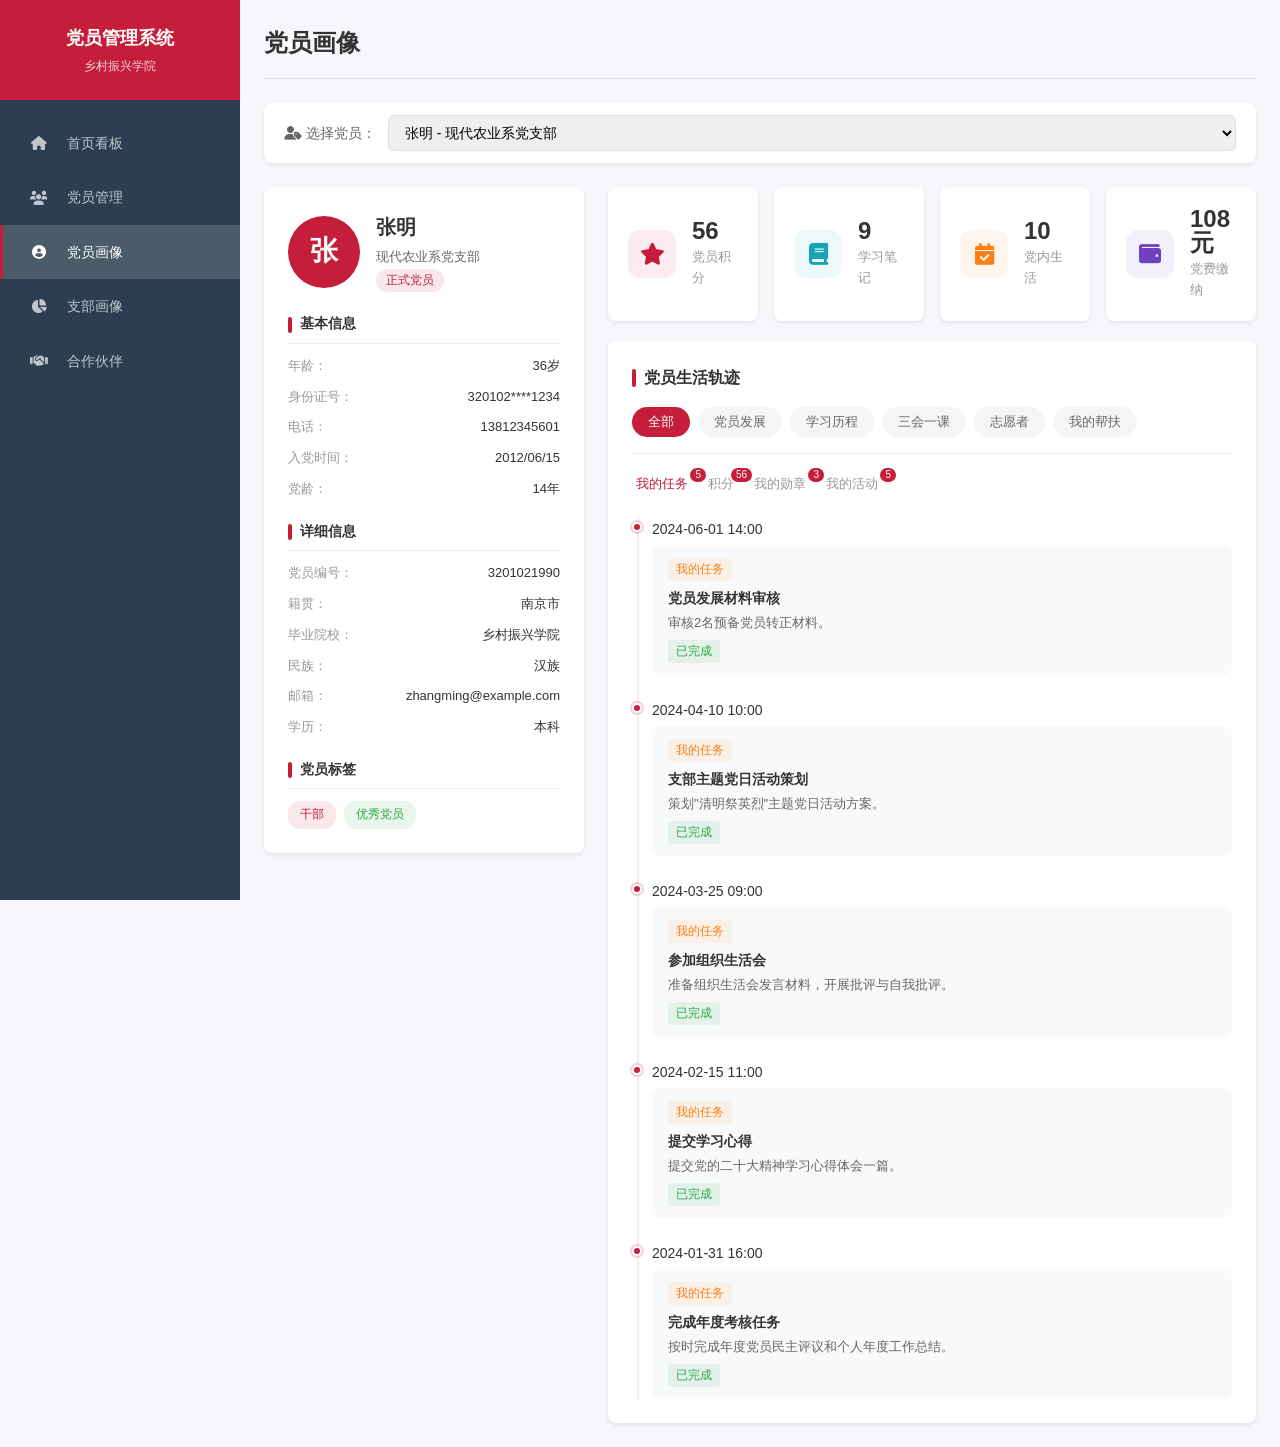
<file: portrait.html>
<!DOCTYPE html>
<html lang="zh-CN">
<head>
  <meta charset="UTF-8">
  <meta name="viewport" content="width=device-width, initial-scale=1.0">
  <title>党员画像 - 党员管理系统</title>
  <link rel="stylesheet" href="css/style.css">
  <link rel="stylesheet" href="https://cdnjs.cloudflare.com/ajax/libs/font-awesome/6.4.0/css/all.min.css">
  <style>
    /* ===== 党员画像专用样式 ===== */
    .portrait-layout {
      display: grid;
      grid-template-columns: 320px 1fr;
      gap: 24px;
    }

    /* 左侧信息卡 */
    .member-info-card {
      background: #fff;
      border-radius: 8px;
      box-shadow: var(--shadow-sm);
      padding: 24px;
      height: fit-content;
      position: sticky;
      top: 24px;
    }

    .member-header {
      display: flex;
      align-items: center;
      gap: 16px;
      margin-bottom: 20px;
    }

    .member-avatar {
      width: 72px;
      height: 72px;
      border-radius: 50%;
      background: #c41e3a;
      display: flex;
      align-items: center;
      justify-content: center;
      color: white;
      font-size: 28px;
      font-weight: 600;
      flex-shrink: 0;
    }

    .member-header-info h3 {
      font-size: 20px;
      font-weight: 600;
      margin-bottom: 4px;
    }

    .member-header-info p {
      font-size: 13px;
      color: var(--text-secondary);
    }

    .member-status-tag {
      display: inline-block;
      padding: 2px 10px;
      border-radius: 12px;
      font-size: 12px;
      background: rgba(196, 30, 58, 0.1);
      color: #c41e3a;
      font-weight: 500;
    }

    .member-status-tag.normal {
      background: rgba(40, 167, 69, 0.1);
      color: #28a745;
    }

    .section-title {
      font-size: 14px;
      font-weight: 600;
      color: #333;
      margin-bottom: 12px;
      padding-bottom: 8px;
      border-bottom: 1px solid #eee;
    }

    .section-title::before {
      content: '';
      display: inline-block;
      width: 4px;
      height: 16px;
      background: #c41e3a;
      border-radius: 2px;
      margin-right: 8px;
      vertical-align: middle;
    }

    .info-grid {
      display: grid;
      grid-template-columns: 1fr;
      gap: 10px;
      margin-bottom: 20px;
    }

    .info-item {
      display: flex;
      justify-content: space-between;
      align-items: center;
      font-size: 13px;
    }

    .info-item .label {
      color: #999;
      flex-shrink: 0;
    }

    .info-item .value {
      color: #333;
      font-weight: 500;
      word-break: break-all;
    }

    .tags-section {
      display: flex;
      flex-wrap: wrap;
      gap: 8px;
    }

    .tag-pill {
      padding: 4px 12px;
      border-radius: 12px;
      font-size: 12px;
      font-weight: 500;
      display: inline-block;
    }

    .tag-pill.red { background: rgba(196, 30, 58, 0.1); color: #c41e3a; }
    .tag-pill.green { background: rgba(40, 167, 69, 0.1); color: #28a745; }
    .tag-pill.blue { background: rgba(23, 162, 184, 0.1); color: #17a2b8; }
    .tag-pill.yellow { background: rgba(255, 193, 7, 0.1); color: #e6a700; }
    .tag-pill.purple { background: rgba(111, 66, 193, 0.1); color: #6f42c1; }
    .tag-pill.orange { background: rgba(253, 126, 20, 0.1); color: #fd7e14; }

    .add-tag-btn {
      padding: 4px 10px;
      border-radius: 12px;
      font-size: 12px;
      border: 1px dashed #ccc;
      background: transparent;
      color: #999;
      cursor: pointer;
    }

    /* 右侧内容 */
    .portrait-right {
      display: flex;
      flex-direction: column;
      gap: 20px;
    }

    /* 统计卡片行 */
    .stats-row {
      display: grid;
      grid-template-columns: repeat(4, 1fr);
      gap: 16px;
    }

    .stat-mini {
      background: #fff;
      border-radius: 8px;
      box-shadow: var(--shadow-sm);
      padding: 20px;
      display: flex;
      align-items: center;
      gap: 16px;
    }

    .stat-mini-icon {
      width: 48px;
      height: 48px;
      border-radius: 12px;
      display: flex;
      align-items: center;
      justify-content: center;
      font-size: 22px;
      flex-shrink: 0;
    }

    .stat-mini-icon.red { background: rgba(196, 30, 58, 0.08); color: #c41e3a; }
    .stat-mini-icon.blue { background: rgba(23, 162, 184, 0.08); color: #17a2b8; }
    .stat-mini-icon.orange { background: rgba(253, 126, 20, 0.08); color: #fd7e14; }
    .stat-mini-icon.purple { background: rgba(111, 66, 193, 0.08); color: #6f42c1; }

    .stat-mini-info h4 {
      font-size: 24px;
      font-weight: 700;
      color: #333;
      line-height: 1;
    }

    .stat-mini-info p {
      font-size: 13px;
      color: #999;
      margin-top: 4px;
    }

    /* 轨迹区域 */
    .timeline-section {
      background: #fff;
      border-radius: 8px;
      box-shadow: var(--shadow-sm);
      padding: 24px;
    }

    .timeline-section-title {
      font-size: 16px;
      font-weight: 600;
      color: #333;
      margin-bottom: 16px;
      display: flex;
      align-items: center;
      gap: 8px;
    }

    .timeline-section-title::before {
      content: '';
      display: inline-block;
      width: 4px;
      height: 18px;
      background: #c41e3a;
      border-radius: 2px;
    }

    /* 分类筛选 */
    .timeline-filters {
      display: flex;
      gap: 12px;
      margin-bottom: 20px;
      padding-bottom: 16px;
      border-bottom: 1px solid #eee;
    }

    .timeline-filter-group {
      display: flex;
      gap: 8px;
    }

    .timeline-filter-btn {
      padding: 6px 16px;
      border-radius: 16px;
      font-size: 13px;
      border: none;
      background: #f5f5f5;
      color: #666;
      cursor: pointer;
      transition: all 0.2s;
      font-weight: 500;
    }

    .timeline-filter-btn:hover {
      background: #e8e8e8;
    }

    .timeline-filter-btn.active {
      background: #c41e3a;
      color: white;
    }

    /* 子筛选 */
    .timeline-sub-filters {
      display: flex;
      gap: 20px;
      margin-bottom: 20px;
      padding-left: 4px;
    }

    .timeline-sub-filter {
      font-size: 13px;
      color: #999;
      cursor: pointer;
      position: relative;
      padding-bottom: 4px;
    }

    .timeline-sub-filter.active {
      color: #c41e3a;
      font-weight: 500;
    }

    .timeline-sub-filter .badge {
      position: absolute;
      top: -6px;
      right: -18px;
      background: #c41e3a;
      color: white;
      font-size: 10px;
      padding: 0 5px;
      border-radius: 8px;
      line-height: 14px;
    }

    /* 时间线 */
    .portrait-timeline {
      position: relative;
      padding-left: 20px;
    }

    .portrait-timeline::before {
      content: '';
      position: absolute;
      left: 5px;
      top: 0;
      bottom: 0;
      width: 2px;
      background: #eee;
    }

    .pt-item {
      position: relative;
      padding-bottom: 24px;
    }

    .pt-item:last-child {
      padding-bottom: 0;
    }

    .pt-dot {
      position: absolute;
      left: -20px;
      top: 4px;
      width: 10px;
      height: 10px;
      border-radius: 50%;
      background: #c41e3a;
      border: 2px solid white;
      box-shadow: 0 0 0 2px rgba(196, 30, 58, 0.2);
    }

    .pt-time {
      font-size: 14px;
      color: #333;
      font-weight: 500;
      margin-bottom: 4px;
    }

    .pt-content {
      background: #f8f9fa;
      padding: 12px 16px;
      border-radius: 8px;
    }

    .pt-type {
      display: inline-block;
      padding: 2px 8px;
      border-radius: 4px;
      font-size: 12px;
      font-weight: 500;
      margin-bottom: 6px;
    }

    .pt-type.event { background: rgba(196, 30, 58, 0.08); color: #c41e3a; }
    .pt-type.study { background: rgba(23, 162, 184, 0.08); color: #17a2b8; }
    .pt-type.meeting { background: rgba(111, 66, 193, 0.08); color: #6f42c1; }
    .pt-type.volunteer { background: rgba(40, 167, 69, 0.08); color: #28a745; }
    .pt-type.task { background: rgba(253, 126, 20, 0.08); color: #fd7e14; }
    .pt-type.medal { background: rgba(255, 193, 7, 0.12); color: #e6a700; }
    .pt-type.payment { background: rgba(108, 117, 125, 0.08); color: #6c757d; }

    .pt-title {
      font-weight: 600;
      color: #333;
      font-size: 14px;
      margin-bottom: 4px;
    }

    .pt-desc {
      font-size: 13px;
      color: #666;
      line-height: 1.6;
    }

    .pt-status {
      display: inline-block;
      margin-top: 6px;
      padding: 2px 8px;
      border-radius: 4px;
      font-size: 12px;
    }

    .pt-status.done { background: rgba(40, 167, 69, 0.1); color: #28a745; }
    .pt-status.pending { background: rgba(253, 126, 20, 0.1); color: #fd7e14; }

    /* 成员选择器 */
    .member-selector {
      background: #fff;
      border-radius: 8px;
      box-shadow: var(--shadow-sm);
      padding: 12px 20px;
      display: flex;
      align-items: center;
      gap: 12px;
    }

    .member-selector label {
      font-weight: 500;
      font-size: 14px;
      color: #666;
      flex-shrink: 0;
    }

    .member-selector select {
      flex: 1;
      padding: 8px 12px;
      border: 1px solid #e0e0e0;
      border-radius: 6px;
      font-size: 14px;
    }

    /* 响应式 */
    @media (max-width: 1024px) {
      .portrait-layout {
        grid-template-columns: 1fr;
      }
      .member-info-card {
        position: static;
      }
      .stats-row {
        grid-template-columns: repeat(2, 1fr);
      }
    }

    @media (max-width: 640px) {
      .stats-row {
        grid-template-columns: 1fr;
      }
      .timeline-filters {
        flex-wrap: wrap;
      }
      .timeline-sub-filters {
        flex-wrap: wrap;
      }
    }
  </style>
</head>
<body>
  <div class="app-container">
    <!-- 侧边栏 -->
    <aside class="sidebar">
      <div class="sidebar-header">
        <h1>党员管理系统</h1>
        <p>乡村振兴学院</p>
      </div>
      <nav class="sidebar-nav">
        <a href="index.html" class="nav-item">
          <i class="fas fa-home"></i>
          <span>首页看板</span>
        </a>
        <a href="members.html" class="nav-item">
          <i class="fas fa-users"></i>
          <span>党员管理</span>
        </a>
        <a href="portrait.html" class="nav-item active">
          <i class="fas fa-user-circle"></i>
          <span>党员画像</span>
        </a>
        <a href="stats.html" class="nav-item">
          <i class="fas fa-chart-pie"></i>
          <span>支部画像</span>
        </a>
        <a href="partners.html" class="nav-item">
          <i class="fas fa-handshake"></i>
          <span>合作伙伴</span>
        </a>
      </nav>
    </aside>

    <!-- 主内容区 -->
    <main class="main-content">
      <div class="page-header">
        <h2 class="page-title">党员画像</h2>
      </div>

      <!-- 党员选择器 -->
      <div class="member-selector mb-4">
        <label><i class="fas fa-user-tag"></i> 选择党员：</label>
        <select id="memberSelect" onchange="switchMember(this.value)">
          <option value="">请选择党员</option>
        </select>
      </div>

      <div class="portrait-layout" id="portraitContainer">
        <!-- 左侧：个人信息卡 -->
        <div class="member-info-card">
          <div class="member-header">
            <div class="member-avatar" id="memberAvatar">张</div>
            <div class="member-header-info">
              <h3 id="memberName">-</h3>
              <p id="memberBranch">-</p>
              <span class="member-status-tag" id="memberType">正式党员</span>
            </div>
          </div>

          <div class="section-title">基本信息</div>
          <div class="info-grid" id="basicInfo">
            <!-- 动态填充 -->
          </div>

          <div class="section-title">详细信息</div>
          <div class="info-grid" id="detailInfo">
            <!-- 动态填充 -->
          </div>

          <div class="section-title">党员标签</div>
          <div class="tags-section" id="memberTags">
            <!-- 动态填充 -->
          </div>
        </div>

        <!-- 右侧：统计数据 + 生活轨迹 -->
        <div class="portrait-right">
          <!-- 统计卡片行 -->
          <div class="stats-row" id="statsRow">
            <div class="stat-mini">
              <div class="stat-mini-icon red">
                <i class="fas fa-star"></i>
              </div>
              <div class="stat-mini-info">
                <h4 id="statPoints">0</h4>
                <p>党员积分</p>
              </div>
            </div>
            <div class="stat-mini">
              <div class="stat-mini-icon blue">
                <i class="fas fa-book"></i>
              </div>
              <div class="stat-mini-info">
                <h4 id="statNotes">0</h4>
                <p>学习笔记</p>
              </div>
            </div>
            <div class="stat-mini">
              <div class="stat-mini-icon orange">
                <i class="fas fa-calendar-check"></i>
              </div>
              <div class="stat-mini-info">
                <h4 id="statLife">0</h4>
                <p>党内生活</p>
              </div>
            </div>
            <div class="stat-mini">
              <div class="stat-mini-icon purple">
                <i class="fas fa-wallet"></i>
              </div>
              <div class="stat-mini-info">
                <h4 id="statPayment">0</h4>
                <p>党费缴纳</p>
              </div>
            </div>
          </div>

          <!-- 生活轨迹 -->
          <div class="timeline-section">
            <div class="timeline-section-title">党员生活轨迹</div>

            <!-- 一级筛选 -->
            <div class="timeline-filters">
              <div class="timeline-filter-group">
                <button class="timeline-filter-btn active" data-filter="all" onclick="filterTrace('all')">全部</button>
                <button class="timeline-filter-btn" data-filter="党员发展" onclick="filterTrace('党员发展')">党员发展</button>
                <button class="timeline-filter-btn" data-filter="学习历程" onclick="filterTrace('学习历程')">学习历程</button>
                <button class="timeline-filter-btn" data-filter="三会一课" onclick="filterTrace('三会一课')">三会一课</button>
                <button class="timeline-filter-btn" data-filter="志愿者" onclick="filterTrace('志愿者')">志愿者</button>
                <button class="timeline-filter-btn" data-filter="我的帮扶" onclick="filterTrace('我的帮扶')">我的帮扶</button>
              </div>
            </div>

            <!-- 二级筛选 -->
            <div class="timeline-sub-filters">
              <span class="timeline-sub-filter active" data-sub="我的任务" onclick="filterSubTrace('我的任务')">我的任务 <span class="badge" id="badgeTask">0</span></span>
              <span class="timeline-sub-filter" data-sub="积分" onclick="filterSubTrace('积分')">积分 <span class="badge" id="badgePoints">0</span></span>
              <span class="timeline-sub-filter" data-sub="我的勋章" onclick="filterSubTrace('我的勋章')">我的勋章 <span class="badge" id="badgeMedal">0</span></span>
              <span class="timeline-sub-filter" data-sub="我的活动" onclick="filterSubTrace('我的活动')">我的活动 <span class="badge" id="badgeActivity">0</span></span>
            </div>

            <!-- 时间线 -->
            <div class="portrait-timeline" id="timelineContent">
              <!-- 动态填充 -->
            </div>
          </div>
        </div>
      </div>
    </main>
  </div>

  <script src="js/data-manager.js"></script>
  <script src="js/app.js"></script>
  <script>
    // 全局状态
    let currentMember = null;
    let currentBehavior = null;
    let activeFilter = 'all';
    let activeSubFilter = '我的任务';

    // 页面初始化
    document.addEventListener('DOMContentLoaded', function() {
      App.init();
      initMemberSelector();
    });

    // 初始化党员选择器
    function initMemberSelector() {
      const members = DataManager.getAllMembers();
      const select = document.getElementById('memberSelect');

      members.forEach(m => {
        const option = document.createElement('option');
        option.value = m.id;
        option.textContent = `${m.name} - ${m.branch}`;
        select.appendChild(option);
      });

      // URL参数或默认选择第一个
      const params = new URLSearchParams(window.location.search);
      const memberId = params.get('id');
      if (memberId) {
        select.value = memberId;
        switchMember(memberId);
      } else if (members.length > 0) {
        select.value = members[0].id;
        switchMember(members[0].id);
      }
    }

    // 切换党员
    function switchMember(memberId) {
      if (!memberId) return;

      currentMember = DataManager.getMemberById(memberId);
      currentBehavior = DataManager.getMemberBehavior(memberId);

      if (!currentMember) return;

      // 如果该党员没有行为数据，自动生成示例数据
      if (!currentBehavior || !currentBehavior.points && (!currentBehavior.notes || currentBehavior.notes.length === 0)) {
        generateSampleBehavior(memberId);
        currentBehavior = DataManager.getMemberBehavior(memberId);
      }

      // 更新URL
      const url = new URL(window.location);
      url.searchParams.set('id', memberId);
      window.history.replaceState({}, '', url);

      renderMemberInfo();
      renderStats();
      updateBadges();
      renderTimeline();
    }

    // 生成示例行为数据
    function generateSampleBehavior(memberId) {
      const behavior = {
        points: Math.floor(Math.random() * 30) + 40,
        notes: [
          { id: DataManager.generateId(), type: '学习历程', title: '学习党的二十大精神', date: '2024-01-15', content: '参加支部组织的党的二十大精神学习会议，认真学习了党的二十大报告全文，撰写了学习心得体会。', createdAt: '2024-01-15T09:00:00Z' },
          { id: DataManager.generateId(), type: '学习历程', title: '学习新党章', date: '2024-02-20', content: '系统学习了新修订的《中国共产党章程》，对新修订内容进行了深入理解。', createdAt: '2024-02-20T10:00:00Z' },
          { id: DataManager.generateId(), type: '学习历程', title: '习近平新时代中国特色社会主义思想专题学习', date: '2024-03-10', content: '参加"学思想、强党性、重实践、建新功"主题教育专题学习。', createdAt: '2024-03-10T14:00:00Z' }
        ],
        lifeEvents: [
          { id: DataManager.generateId(), type: '党员发展', title: '成为预备党员', date: currentMember.joinDate || '2012-06-15', content: '经过党支部大会讨论通过，成为中国共产党预备党员。', createdAt: (currentMember.joinDate || '2012-06-15') + 'T00:00:00Z' }
        ],
        meetingRecords: [
          { id: DataManager.generateId(), type: '三会一课', title: '支部党员大会', date: '2024-01-10', content: '参加支部党员大会，讨论年度工作计划和党员发展事宜。', createdAt: '2024-01-10T14:00:00Z' },
          { id: DataManager.generateId(), type: '三会一课', title: '主题党日活动', date: '2024-02-28', content: '参加"学党史、悟思想"主题党日活动。', createdAt: '2024-02-28T09:00:00Z' },
          { id: DataManager.generateId(), type: '三会一课', title: '党课学习', date: '2024-03-15', content: '参加支部书记讲党课活动，学习习近平新时代中国特色社会主义思想。', createdAt: '2024-03-15T14:30:00Z' }
        ],
        volunteerRecords: [
          { id: DataManager.generateId(), type: '志愿者', title: '社区志愿服务', date: '2024-03-05', content: '参加"学雷锋"志愿服务活动，为社区居民提供政策咨询服务。', createdAt: '2024-03-05T09:00:00Z' },
          { id: DataManager.generateId(), type: '志愿者', title: '乡村振兴帮扶', date: '2024-03-20', content: '赴八卦洲街道开展乡村振兴调研，为当地农户提供技术指导。', createdAt: '2024-03-20T08:00:00Z' }
        ],
        specialRecords: [
          { id: DataManager.generateId(), type: '我的帮扶', title: '帮扶困难党员', date: '2024-02-01', content: '对支部困难党员开展帮扶工作，协助解决生活和工作中的实际困难。', createdAt: '2024-02-01T10:00:00Z' }
        ],
        taskRecords: [
          { id: DataManager.generateId(), type: '我的任务', title: '完成年度考核任务', date: '2024-01-31', content: '按时完成年度党员民主评议和个人年度工作总结。', status: '已完成', createdAt: '2024-01-31T16:00:00Z' },
          { id: DataManager.generateId(), type: '我的任务', title: '提交学习心得', date: '2024-02-15', content: '提交党的二十大精神学习心得体会一篇。', status: '已完成', createdAt: '2024-02-15T11:00:00Z' },
          { id: DataManager.generateId(), type: '我的任务', title: '参加组织生活会', date: '2024-03-25', content: '准备组织生活会发言材料，开展批评与自我批评。', status: '待完成', createdAt: '2024-03-25T09:00:00Z' }
        ],
        medalRecords: [
          { id: DataManager.generateId(), type: '我的勋章', title: '优秀共产党员', date: '2023-07-01', content: '获评年度优秀共产党员称号。', level: '校级', createdAt: '2023-07-01T00:00:00Z' }
        ],
        activityRecords: [
          { id: DataManager.generateId(), type: '我的活动', title: '学习贯彻党的二十大精神专题党课', date: '2024-01-15', content: '参加学院组织的党的二十大精神专题党课学习活动。', createdAt: '2024-01-15T09:00:00Z' },
          { id: DataManager.generateId(), type: '我的活动', title: '赴八卦洲开展乡村振兴调研实践活动', date: '2024-03-20', content: '参加乡村振兴调研实践活动，深入基层了解实际情况。', createdAt: '2024-03-20T08:00:00Z' }
        ],
        paymentRecords: [
          { id: DataManager.generateId(), type: '党费缴纳', title: '2024年第一季度党费', date: '2024-03-31', amount: 36, content: '按时缴纳2024年第一季度党费。', createdAt: '2024-03-31T10:00:00Z' },
          { id: DataManager.generateId(), type: '党费缴纳', title: '2024年第二季度党费', date: '2024-06-30', amount: 36, content: '按时缴纳2024年第二季度党费。', createdAt: '2024-06-30T10:00:00Z' }
        ]
      };
      DataManager.saveMemberBehavior(memberId, behavior);
    }

    // 渲染个人信息
    function renderMemberInfo() {
      const m = currentMember;
      const age = App.calculateAge(m.birthDate);
      const partyAge = App.calculatePartyAge(m.joinDate);

      // 头像
      document.getElementById('memberAvatar').textContent = m.name ? m.name.charAt(0) : '?';
      document.getElementById('memberName').textContent = m.name || '-';
      document.getElementById('memberBranch').textContent = m.branch || '-';
      document.getElementById('memberType').textContent = m.type || '正式党员';

      // 基本信息
      const basicInfo = document.getElementById('basicInfo');
      basicInfo.innerHTML = `
        <div class="info-item">
          <span class="label">年龄：</span>
          <span class="value">${age ? age + '岁' : '-'}</span>
        </div>
        <div class="info-item">
          <span class="label">身份证号：</span>
          <span class="value">${m.idCard ? m.idCard.substring(0, 6) + '****' + m.idCard.substring(14) : '-'}</span>
        </div>
        <div class="info-item">
          <span class="label">电话：</span>
          <span class="value">${m.phone || '-'}</span>
        </div>
        <div class="info-item">
          <span class="label">入党时间：</span>
          <span class="value">${App.formatDate(m.joinDate)}</span>
        </div>
        <div class="info-item">
          <span class="label">党龄：</span>
          <span class="value">${partyAge ? partyAge + '年' : '-'}</span>
        </div>
      `;

      // 详细信息
      const detailInfo = document.getElementById('detailInfo');
      detailInfo.innerHTML = `
        <div class="info-item">
          <span class="label">党员编号：</span>
          <span class="value">${m.idCard ? m.idCard.substring(0, 10) : '-'}</span>
        </div>
        <div class="info-item">
          <span class="label">籍贯：</span>
          <span class="value">${m.residence ? m.residence.split('市')[0] + '市' : '-'}</span>
        </div>
        <div class="info-item">
          <span class="label">毕业院校：</span>
          <span class="value">${m.workUnit ? m.workUnit.replace('江苏开放大学', '') : '-'}</span>
        </div>
        <div class="info-item">
          <span class="label">民族：</span>
          <span class="value">${m.nation || '-'}</span>
        </div>
        <div class="info-item">
          <span class="label">邮箱：</span>
          <span class="value">${m.email || '-'}</span>
        </div>
        <div class="info-item">
          <span class="label">学历：</span>
          <span class="value">${m.education || '-'}</span>
        </div>
      `;

      // 标签
      const tagsContainer = document.getElementById('memberTags');
      if (m.tags && m.tags.length) {
        const colors = ['red', 'green', 'blue', 'yellow', 'purple', 'orange'];
        tagsContainer.innerHTML = m.tags.map((tag, i) =>
          `<span class="tag-pill ${colors[i % colors.length]}">${tag}</span>`
        ).join('');
      } else {
        tagsContainer.innerHTML = '<span class="text-muted" style="font-size:13px;">暂无标签</span>';
      }
    }

    // 渲染统计
    function renderStats() {
      const b = currentBehavior;
      document.getElementById('statPoints').textContent = b.points || 0;
      document.getElementById('statNotes').textContent = b.notes ? b.notes.length : 0;

      // 党内生活 = 三会一课 + 活动
      const lifeCount = (b.meetingRecords ? b.meetingRecords.length : 0)
                      + (b.activityRecords ? b.activityRecords.length : 0);
      document.getElementById('statLife').textContent = lifeCount;

      // 党费总额
      const totalPayment = b.paymentRecords ?
        b.paymentRecords.reduce((sum, p) => sum + (p.amount || 0), 0) : 0;
      document.getElementById('statPayment').textContent = totalPayment + '元';
    }

    // 更新徽章数
    function updateBadges() {
      const b = currentBehavior;
      document.getElementById('badgeTask').textContent = b.taskRecords ? b.taskRecords.length : 0;
      document.getElementById('badgePoints').textContent = b.points || 0;
      document.getElementById('badgeMedal').textContent = b.medalRecords ? b.medalRecords.length : 0;
      document.getElementById('badgeActivity').textContent = b.activityRecords ? b.activityRecords.length : 0;
    }

    // 筛选轨迹
    function filterTrace(type) {
      activeFilter = type;

      // 更新按钮状态
      document.querySelectorAll('.timeline-filter-btn').forEach(btn => {
        btn.classList.toggle('active', btn.dataset.filter === type);
      });

      renderTimeline();
    }

    // 子筛选
    function filterSubTrace(type) {
      activeSubFilter = type;

      // 更新按钮状态
      document.querySelectorAll('.timeline-sub-filter').forEach(btn => {
        btn.classList.toggle('active', btn.dataset.sub === type);
      });

      renderTimeline();
    }

    // 渲染时间线
    function renderTimeline() {
      const b = currentBehavior;
      if (!b) {
        document.getElementById('timelineContent').innerHTML = '<p class="text-muted">暂无数据</p>';
        return;
      }

      let allTraces = [];

      if (activeFilter === 'all') {
        // 全部类别
        allTraces = [
          ...(b.lifeEvents || []),
          ...(b.notes || []),
          ...(b.meetingRecords || []),
          ...(b.volunteerRecords || []),
          ...(b.specialRecords || []),
          ...(b.taskRecords || []),
          ...(b.medalRecords || []),
          ...(b.activityRecords || []),
          ...(b.paymentRecords || [])
        ];
      } else {
        // 按类型筛选
        const map = {
          '党员发展': b.lifeEvents,
          '学习历程': b.notes,
          '三会一课': b.meetingRecords,
          '志愿者': b.volunteerRecords,
          '我的帮扶': b.specialRecords
        };
        allTraces = map[activeFilter] || [];
      }

      // 按子筛选进一步过滤
      if (activeSubFilter && activeFilter === 'all') {
        const subMap = {
          '我的任务': b.taskRecords,
          '积分': [],
          '我的勋章': b.medalRecords,
          '我的活动': b.activityRecords
        };
        if (activeSubFilter === '积分') {
          // 积分不显示在时间线中，跳过
        } else if (subMap[activeSubFilter]) {
          allTraces = subMap[activeSubFilter];
        }
      }

      // 按时间排序（倒序）
      allTraces.sort((a, b) => new Date(b.date || b.createdAt) - new Date(a.date || a.createdAt));

      const container = document.getElementById('timelineContent');
      if (allTraces.length === 0) {
        container.innerHTML = '<p class="text-muted" style="padding:20px;">该类别暂无记录</p>';
        return;
      }

      container.innerHTML = allTraces.map(t => {
        const typeClass = getTraceTypeClass(t.type);
        const statusHtml = t.status ? `<span class="pt-status ${t.status === '已完成' ? 'done' : 'pending'}">${t.status}</span>` : '';
        const amountHtml = t.amount ? `<span style="color:#c41e3a;font-weight:600;">¥${t.amount}</span>` : '';

        return `
          <div class="pt-item">
            <div class="pt-dot"></div>
            <div class="pt-time">${t.date || App.formatDate(t.createdAt)} ${t.createdAt ? new Date(t.createdAt).toTimeString().substring(0, 5) : ''}</div>
            <div class="pt-content">
              <span class="pt-type ${typeClass}">${t.type}</span>
              <div class="pt-title">${t.title} ${amountHtml}</div>
              <div class="pt-desc">${t.content}</div>
              ${statusHtml}
            </div>
          </div>
        `;
      }).join('');
    }

    // 获取轨迹类型样式类
    function getTraceTypeClass(type) {
      const map = {
        '党员发展': 'event',
        '学习历程': 'study',
        '三会一课': 'meeting',
        '志愿者': 'volunteer',
        '我的帮扶': 'volunteer',
        '我的任务': 'task',
        '我的勋章': 'medal',
        '我的活动': 'event',
        '党费缴纳': 'payment'
      };
      return map[type] || 'event';
    }
  </script>
</body>
</html>
</file>
<file: css/style.css>
/* ========================================
   党员管理系统 - 全局样式表
   ======================================== */

/* CSS变量定义 */
:root {
  /* 主题色 */
  --primary-color: #c41e3a;
  --primary-dark: #a01830;
  --primary-light: #e8434f;
  
  /* 辅助色 */
  --success-color: #28a745;
  --warning-color: #ffc107;
  --danger-color: #dc3545;
  --info-color: #17a2b8;
  
  /* 中性色 */
  --gray-100: #f8f9fa;
  --gray-200: #e9ecef;
  --gray-300: #dee2e6;
  --gray-400: #ced4da;
  --gray-500: #adb5bd;
  --gray-600: #6c757d;
  --gray-700: #495057;
  --gray-800: #333333;
  --gray-900: #212529;
  
  /* 背景色 */
  --bg-color: #f5f7fa;
  --card-bg: #ffffff;
  --sidebar-bg: #2c3e50;
  
  /* 文字色 */
  --text-primary: #333333;
  --text-secondary: #666666;
  --text-light: #999999;
  --text-white: #ffffff;
  
  /* 边框 */
  --border-color: #e0e0e0;
  --border-radius: 8px;
  
  /* 阴影 */
  --shadow-sm: 0 2px 4px rgba(0,0,0,0.08);
  --shadow-md: 0 4px 12px rgba(0,0,0,0.12);
  --shadow-lg: 0 8px 24px rgba(0,0,0,0.16);
  
  /* 过渡 */
  --transition-fast: 0.15s ease;
  --transition-normal: 0.3s ease;
  
  /* 间距 */
  --spacing-xs: 4px;
  --spacing-sm: 8px;
  --spacing-md: 16px;
  --spacing-lg: 24px;
  --spacing-xl: 32px;
}

/* 重置样式 */
* {
  margin: 0;
  padding: 0;
  box-sizing: border-box;
}

body {
  font-family: -apple-system, BlinkMacSystemFont, "Segoe UI", Roboto, "Helvetica Neue", Arial, sans-serif;
  font-size: 14px;
  line-height: 1.6;
  color: var(--text-primary);
  background-color: var(--bg-color);
  min-height: 100vh;
}

/* ========================================
   布局样式
   ======================================== */

.app-container {
  display: flex;
  min-height: 100vh;
}

/* 侧边栏 */
.sidebar {
  width: 240px;
  background: var(--sidebar-bg);
  color: var(--text-white);
  position: fixed;
  height: 100vh;
  overflow-y: auto;
  transition: var(--transition-normal);
  z-index: 100;
}

.sidebar-header {
  padding: var(--spacing-lg);
  background: var(--primary-color);
  text-align: center;
}

.sidebar-header h1 {
  font-size: 18px;
  font-weight: 600;
  margin-bottom: var(--spacing-xs);
}

.sidebar-header p {
  font-size: 12px;
  opacity: 0.8;
}

.sidebar-nav {
  padding: var(--spacing-md) 0;
}

.nav-item {
  display: flex;
  align-items: center;
  padding: var(--spacing-md) var(--spacing-lg);
  color: rgba(255,255,255,0.7);
  text-decoration: none;
  transition: var(--transition-fast);
  border-left: 3px solid transparent;
}

.nav-item:hover {
  background: rgba(255,255,255,0.1);
  color: var(--text-white);
}

.nav-item.active {
  background: rgba(255,255,255,0.15);
  color: var(--text-white);
  border-left-color: var(--primary-color);
}

.nav-item i {
  width: 24px;
  margin-right: var(--spacing-md);
  text-align: center;
}

/* 主内容区 */
.main-content {
  flex: 1;
  margin-left: 240px;
  padding: var(--spacing-lg);
}

/* 页面标题 */
.page-header {
  display: flex;
  justify-content: space-between;
  align-items: center;
  margin-bottom: var(--spacing-lg);
  padding-bottom: var(--spacing-md);
  border-bottom: 1px solid var(--border-color);
}

.page-title {
  font-size: 24px;
  font-weight: 600;
  color: var(--text-primary);
}

/* ========================================
   卡片组件
   ======================================== */

.card {
  background: var(--card-bg);
  border-radius: var(--border-radius);
  box-shadow: var(--shadow-sm);
  padding: var(--spacing-lg);
  margin-bottom: var(--spacing-lg);
}

.card-header {
  display: flex;
  justify-content: space-between;
  align-items: center;
  margin-bottom: var(--spacing-md);
  padding-bottom: var(--spacing-md);
  border-bottom: 1px solid var(--gray-200);
}

.card-title {
  font-size: 16px;
  font-weight: 600;
  color: var(--text-primary);
}

/* 统计卡片 */
.stat-cards {
  display: grid;
  grid-template-columns: repeat(auto-fit, minmax(200px, 1fr));
  gap: var(--spacing-lg);
  margin-bottom: var(--spacing-lg);
}

.stat-card {
  background: var(--card-bg);
  border-radius: var(--border-radius);
  padding: var(--spacing-lg);
  box-shadow: var(--shadow-sm);
  display: flex;
  align-items: center;
  transition: var(--transition-fast);
}

.stat-card:hover {
  box-shadow: var(--shadow-md);
  transform: translateY(-2px);
}

.stat-icon {
  width: 56px;
  height: 56px;
  border-radius: 50%;
  display: flex;
  align-items: center;
  justify-content: center;
  font-size: 24px;
  margin-right: var(--spacing-md);
}

.stat-icon.red { background: rgba(196, 30, 58, 0.1); color: var(--primary-color); }
.stat-icon.green { background: rgba(40, 167, 69, 0.1); color: var(--success-color); }
.stat-icon.blue { background: rgba(23, 162, 184, 0.1); color: var(--info-color); }
.stat-icon.yellow { background: rgba(255, 193, 7, 0.1); color: #d39e00; }

.stat-info h3 {
  font-size: 28px;
  font-weight: 700;
  color: var(--text-primary);
  line-height: 1;
}

.stat-info p {
  font-size: 14px;
  color: var(--text-secondary);
  margin-top: var(--spacing-xs);
}

/* ========================================
   表格组件
   ======================================== */

.table-container {
  overflow-x: auto;
}

.table {
  width: 100%;
  border-collapse: collapse;
  font-size: 14px;
}

.table th,
.table td {
  padding: var(--spacing-md);
  text-align: left;
  border-bottom: 1px solid var(--gray-200);
}

.table th {
  background: var(--gray-100);
  font-weight: 600;
  color: var(--text-primary);
  white-space: nowrap;
}

.table tbody tr:hover {
  background: var(--gray-100);
}

.table td {
  color: var(--text-secondary);
}

/* 表格操作按钮 */
.table-actions {
  display: flex;
  gap: var(--spacing-sm);
}

.table-actions button {
  padding: 4px 8px;
  border: none;
  border-radius: 4px;
  cursor: pointer;
  font-size: 12px;
  transition: var(--transition-fast);
}

.btn-edit {
  background: var(--info-color);
  color: white;
}

.btn-edit:hover {
  background: #138496;
}

.btn-delete {
  background: var(--danger-color);
  color: white;
}

.btn-delete:hover {
  background: #c82333;
}

/* ========================================
   表单组件
   ======================================== */

.form-group {
  margin-bottom: var(--spacing-md);
}

.form-label {
  display: block;
  font-weight: 500;
  margin-bottom: var(--spacing-xs);
  color: var(--text-primary);
}

.form-control {
  width: 100%;
  padding: var(--spacing-sm) var(--spacing-md);
  border: 1px solid var(--gray-300);
  border-radius: var(--border-radius);
  font-size: 14px;
  transition: var(--transition-fast);
}

.form-control:focus {
  outline: none;
  border-color: var(--primary-color);
  box-shadow: 0 0 0 3px rgba(196, 30, 58, 0.1);
}

textarea.form-control {
  min-height: 100px;
  resize: vertical;
}

select.form-control {
  cursor: pointer;
}

/* ========================================
   按钮组件
   ======================================== */

.btn {
  display: inline-flex;
  align-items: center;
  justify-content: center;
  padding: var(--spacing-sm) var(--spacing-lg);
  border: none;
  border-radius: var(--border-radius);
  font-size: 14px;
  font-weight: 500;
  cursor: pointer;
  transition: var(--transition-fast);
  text-decoration: none;
}

.btn-primary {
  background: var(--primary-color);
  color: white;
}

.btn-primary:hover {
  background: var(--primary-dark);
}

.btn-secondary {
  background: var(--gray-200);
  color: var(--text-primary);
}

.btn-secondary:hover {
  background: var(--gray-300);
}

.btn-success {
  background: var(--success-color);
  color: white;
}

.btn-success:hover {
  background: #218838;
}

.btn-danger {
  background: var(--danger-color);
  color: white;
}

.btn-danger:hover {
  background: #c82333;
}

.btn-group {
  display: flex;
  gap: var(--spacing-sm);
}

/* ========================================
   模态框
   ======================================== */

.modal-overlay {
  position: fixed;
  top: 0;
  left: 0;
  right: 0;
  bottom: 0;
  background: rgba(0,0,0,0.5);
  display: flex;
  align-items: center;
  justify-content: center;
  z-index: 1000;
  opacity: 0;
  visibility: hidden;
  transition: var(--transition-normal);
}

.modal-overlay.active {
  opacity: 1;
  visibility: visible;
}

.modal {
  background: white;
  border-radius: var(--border-radius);
  box-shadow: var(--shadow-lg);
  width: 90%;
  max-width: 600px;
  max-height: 90vh;
  overflow-y: auto;
  transform: scale(0.9);
  transition: var(--transition-normal);
}

.modal-overlay.active .modal {
  transform: scale(1);
}

.modal-header {
  display: flex;
  justify-content: space-between;
  align-items: center;
  padding: var(--spacing-lg);
  border-bottom: 1px solid var(--gray-200);
}

.modal-title {
  font-size: 18px;
  font-weight: 600;
}

.modal-close {
  background: none;
  border: none;
  font-size: 24px;
  cursor: pointer;
  color: var(--gray-500);
  transition: var(--transition-fast);
}

.modal-close:hover {
  color: var(--text-primary);
}

.modal-body {
  padding: var(--spacing-lg);
}

.modal-footer {
  display: flex;
  justify-content: flex-end;
  gap: var(--spacing-sm);
  padding: var(--spacing-lg);
  border-top: 1px solid var(--gray-200);
}

/* ========================================
   标签组件
   ======================================== */

.tag {
  display: inline-flex;
  align-items: center;
  padding: 2px 8px;
  border-radius: 12px;
  font-size: 12px;
  font-weight: 500;
}

.tag-red { background: rgba(196, 30, 58, 0.1); color: var(--primary-color); }
.tag-green { background: rgba(40, 167, 69, 0.1); color: var(--success-color); }
.tag-blue { background: rgba(23, 162, 184, 0.1); color: var(--info-color); }
.tag-yellow { background: rgba(255, 193, 7, 0.1); color: #d39e00; }
.tag-gray { background: var(--gray-200); color: var(--gray-600); }

/* ========================================
   搜索和过滤
   ======================================== */

.toolbar {
  display: flex;
  justify-content: space-between;
  align-items: center;
  margin-bottom: var(--spacing-lg);
  flex-wrap: wrap;
  gap: var(--spacing-md);
}

.search-box {
  display: flex;
  align-items: center;
  background: white;
  border: 1px solid var(--gray-300);
  border-radius: var(--border-radius);
  padding: var(--spacing-xs) var(--spacing-md);
  flex: 1;
  max-width: 400px;
}

.search-box input {
  border: none;
  outline: none;
  flex: 1;
  padding: var(--spacing-sm);
  font-size: 14px;
}

.search-box i {
  color: var(--gray-500);
}

.filters {
  display: flex;
  gap: var(--spacing-md);
  flex-wrap: wrap;
}

.filter-item {
  display: flex;
  align-items: center;
  gap: var(--spacing-xs);
}

.filter-item label {
  font-size: 14px;
  color: var(--text-secondary);
}

.filter-item select {
  padding: var(--spacing-xs) var(--spacing-sm);
  border: 1px solid var(--gray-300);
  border-radius: 4px;
  font-size: 14px;
}

/* ========================================
   图表容器
   ======================================== */

.chart-grid {
  display: grid;
  grid-template-columns: repeat(auto-fit, minmax(400px, 1fr));
  gap: var(--spacing-lg);
}

.chart-container {
  position: relative;
  height: 300px;
}

/* ========================================
   时间轴
   ======================================== */

.timeline {
  position: relative;
  padding-left: var(--spacing-lg);
}

.timeline::before {
  content: '';
  position: absolute;
  left: 8px;
  top: 0;
  bottom: 0;
  width: 2px;
  background: var(--gray-300);
}

.timeline-item {
  position: relative;
  padding-bottom: var(--spacing-lg);
}

.timeline-item::before {
  content: '';
  position: absolute;
  left: -20px;
  top: 4px;
  width: 12px;
  height: 12px;
  border-radius: 50%;
  background: var(--primary-color);
  border: 2px solid white;
  box-shadow: var(--shadow-sm);
}

.timeline-date {
  font-size: 12px;
  color: var(--text-light);
  margin-bottom: var(--spacing-xs);
}

.timeline-content {
  background: var(--gray-100);
  padding: var(--spacing-md);
  border-radius: var(--border-radius);
}

.timeline-title {
  font-weight: 600;
  margin-bottom: var(--spacing-xs);
}

/* ========================================
   空状态
   ======================================== */

.empty-state {
  text-align: center;
  padding: var(--spacing-xl) var(--spacing-lg);
  color: var(--text-light);
}

.empty-state i {
  font-size: 48px;
  margin-bottom: var(--spacing-md);
  display: block;
}

.empty-state p {
  margin-bottom: var(--spacing-md);
}

/* ========================================
   加载动画
   ======================================== */

.loading {
  display: flex;
  align-items: center;
  justify-content: center;
  padding: var(--spacing-xl);
}

.spinner {
  width: 40px;
  height: 40px;
  border: 3px solid var(--gray-200);
  border-top-color: var(--primary-color);
  border-radius: 50%;
  animation: spin 1s linear infinite;
}

@keyframes spin {
  to { transform: rotate(360deg); }
}

/* ========================================
   响应式设计
   ======================================== */

@media (max-width: 768px) {
  .sidebar {
    transform: translateX(-100%);
  }
  
  .sidebar.active {
    transform: translateX(0);
  }
  
  .main-content {
    margin-left: 0;
  }
  
  .chart-grid {
    grid-template-columns: 1fr;
  }
  
  .stat-cards {
    grid-template-columns: 1fr;
  }
  
  .toolbar {
    flex-direction: column;
    align-items: stretch;
  }
  
  .search-box {
    max-width: 100%;
  }
}

/* ========================================
   头像
   ======================================== */

.avatar {
  width: 40px;
  height: 40px;
  border-radius: 50%;
  background: var(--gray-200);
  display: flex;
  align-items: center;
  justify-content: center;
  font-weight: 600;
  color: var(--gray-600);
  overflow: hidden;
}

.avatar img {
  width: 100%;
  height: 100%;
  object-fit: cover;
}

.avatar-sm { width: 32px; height: 32px; font-size: 12px; }
.avatar-lg { width: 64px; height: 64px; font-size: 24px; }

/* ========================================
   分页
   ======================================== */

.pagination {
  display: flex;
  justify-content: center;
  align-items: center;
  gap: var(--spacing-sm);
  margin-top: var(--spacing-lg);
}

.pagination button {
  padding: var(--spacing-sm) var(--spacing-md);
  border: 1px solid var(--gray-300);
  background: white;
  border-radius: 4px;
  cursor: pointer;
  transition: var(--transition-fast);
}

.pagination button:hover:not(:disabled) {
  border-color: var(--primary-color);
  color: var(--primary-color);
}

.pagination button.active {
  background: var(--primary-color);
  border-color: var(--primary-color);
  color: white;
}

.pagination button:disabled {
  opacity: 0.5;
  cursor: not-allowed;
}

/* ========================================
   工具类
   ======================================== */

.text-center { text-align: center; }
.text-right { text-align: right; }
.text-primary { color: var(--primary-color); }
.text-success { color: var(--success-color); }
.text-danger { color: var(--danger-color); }
.text-muted { color: var(--text-light); }

.mt-1 { margin-top: var(--spacing-xs); }
.mt-2 { margin-top: var(--spacing-sm); }
.mt-3 { margin-top: var(--spacing-md); }
.mt-4 { margin-top: var(--spacing-lg); }

.mb-1 { margin-bottom: var(--spacing-xs); }
.mb-2 { margin-bottom: var(--spacing-sm); }
.mb-3 { margin-bottom: var(--spacing-md); }
.mb-4 { margin-bottom: var(--spacing-lg); }

.d-flex { display: flex; }
.align-center { align-items: center; }
.justify-between { justify-content: space-between; }
.gap-2 { gap: var(--spacing-sm); }
.gap-3 { gap: var(--spacing-md); }
</file>
